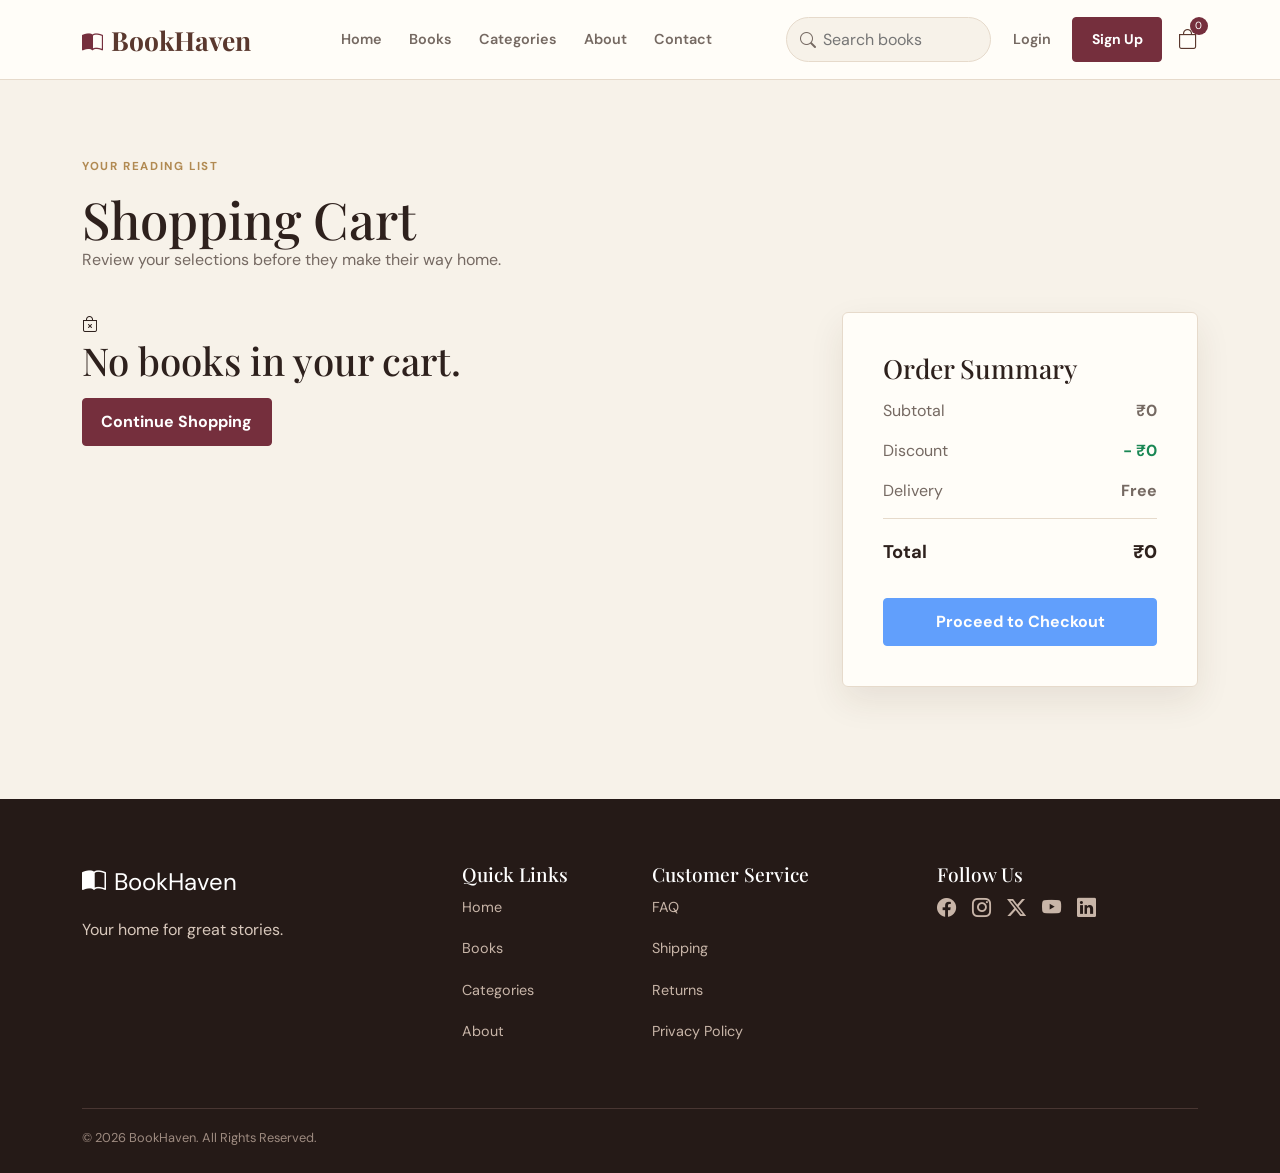
<file: cart.html>
<!doctype html>
<html lang="en">
  <head>
    <meta charset="UTF-8" />
    <meta name="viewport" content="width=device-width, initial-scale=1" />
    <title>Your Cart | BookHaven</title>
    <link rel="preconnect" href="https://fonts.googleapis.com" />
    <link rel="preconnect" href="https://fonts.gstatic.com" crossorigin />
    <link
      href="https://fonts.googleapis.com/css2?family=DM+Sans:wght@400;500;600;700&family=Playfair+Display:wght@500;600;700&display=swap"
      rel="stylesheet"
    />
    <link
      href="https://cdn.jsdelivr.net/npm/bootstrap@5.3.3/dist/css/bootstrap.min.css"
      rel="stylesheet"
    />
    <link
      href="https://cdn.jsdelivr.net/npm/bootstrap-icons@1.11.3/font/bootstrap-icons.css"
      rel="stylesheet"
    />
    <link rel="stylesheet" href="css/style.css" />
  </head>
  <body>
    <div id="site-header"></div>
    <main class="page-shell">
      <div class="container">
        <div class="page-intro">
          <span class="eyebrow">Your reading list</span>
          <h1>Shopping Cart</h1>
          <p>Review your selections before they make their way home.</p>
        </div>
        <div class="row g-4">
          <div class="col-lg-8"><div id="cart-items"></div></div>
          <div class="col-lg-4">
            <aside id="cart-summary" class="summary-card"></aside>
          </div>
        </div>
      </div>
    </main>
    <div id="site-footer"></div>
    <script src="https://cdn.jsdelivr.net/npm/bootstrap@5.3.3/dist/js/bootstrap.bundle.min.js"></script>
    <script src="js/books.js"></script>
    <script src="js/main.js"></script>
    <script src="js/cart.js"></script>
  </body>
</html>
</file>
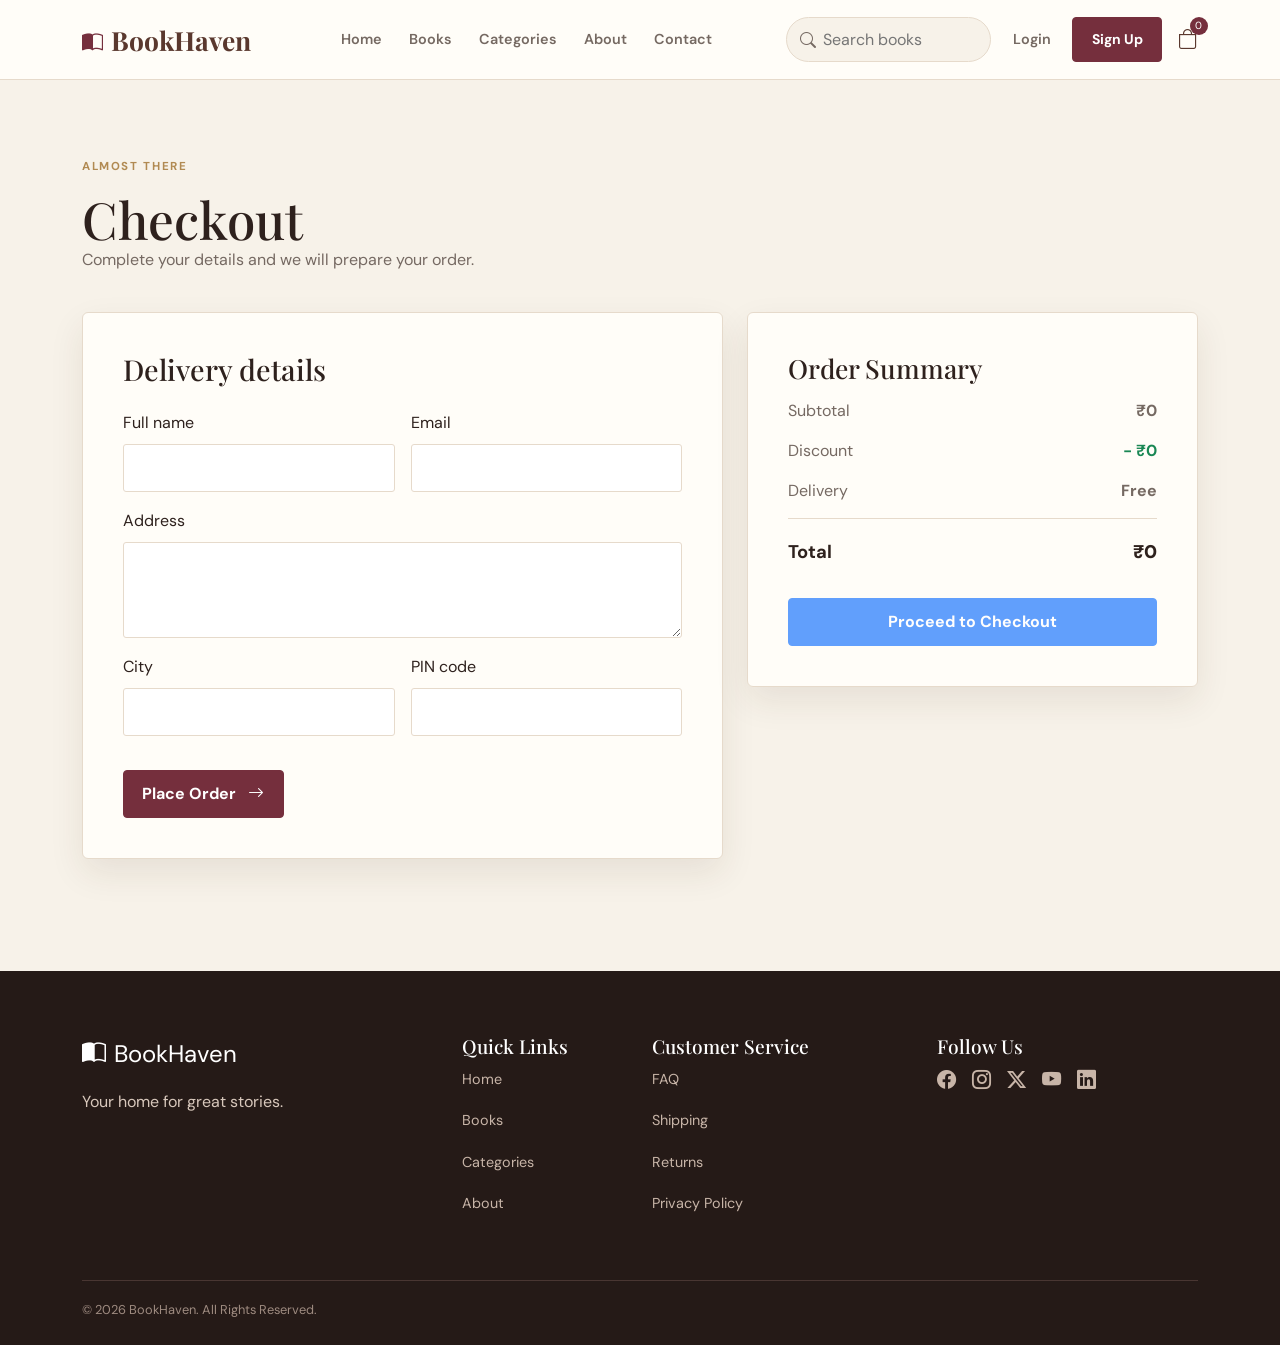
<file: checkout.html>
<!doctype html>
<html lang="en">
  <head>
    <meta charset="UTF-8" />
    <meta name="viewport" content="width=device-width, initial-scale=1" />
    <title>Checkout | BookHaven</title>
    <link rel="preconnect" href="https://fonts.googleapis.com" />
    <link rel="preconnect" href="https://fonts.gstatic.com" crossorigin />
    <link
      href="https://fonts.googleapis.com/css2?family=DM+Sans:wght@400;500;600;700&family=Playfair+Display:wght@500;600;700&display=swap"
      rel="stylesheet"
    />
    <link
      href="https://cdn.jsdelivr.net/npm/bootstrap@5.3.3/dist/css/bootstrap.min.css"
      rel="stylesheet"
    />
    <link
      href="https://cdn.jsdelivr.net/npm/bootstrap-icons@1.11.3/font/bootstrap-icons.css"
      rel="stylesheet"
    />
    <link rel="stylesheet" href="css/style.css" />
  </head>
  <body>
    <div id="site-header"></div>
    <main class="page-shell">
      <div class="container">
        <div class="page-intro">
          <span class="eyebrow">Almost there</span>
          <h1>Checkout</h1>
          <p>Complete your details and we will prepare your order.</p>
        </div>
        <div class="row g-4">
          <div class="col-lg-7">
            <form id="checkout-form" class="checkout-card">
              <h2>Delivery details</h2>
              <div class="row g-3">
                <div class="col-md-6">
                  <label class="form-label" for="checkout-name">Full name</label
                  ><input id="checkout-name" class="form-control" required />
                </div>
                <div class="col-md-6">
                  <label class="form-label" for="checkout-email">Email</label
                  ><input
                    id="checkout-email"
                    type="email"
                    class="form-control"
                    required
                  />
                </div>
                <div class="col-12">
                  <label class="form-label" for="checkout-address"
                    >Address</label
                  ><textarea
                    id="checkout-address"
                    class="form-control"
                    rows="3"
                    required
                  ></textarea>
                </div>
                <div class="col-md-6">
                  <label class="form-label" for="checkout-city">City</label
                  ><input id="checkout-city" class="form-control" required />
                </div>
                <div class="col-md-6">
                  <label class="form-label" for="checkout-pin">PIN code</label
                  ><input
                    id="checkout-pin"
                    class="form-control"
                    inputmode="numeric"
                    required
                  />
                </div>
              </div>
              <div id="checkout-message" class="form-message"></div>
              <button class="btn btn-primary mt-4" type="submit">
                Place Order <i class="bi bi-arrow-right ms-2"></i>
              </button>
            </form>
          </div>
          <div class="col-lg-5">
            <aside id="checkout-summary" class="summary-card"></aside>
          </div>
        </div>
      </div>
    </main>
    <div id="site-footer"></div>
    <script src="https://cdn.jsdelivr.net/npm/bootstrap@5.3.3/dist/js/bootstrap.bundle.min.js"></script>
    <script src="js/books.js"></script>
    <script src="js/main.js"></script>
    <script src="js/cart.js"></script>
  </body>
</html>
</file>
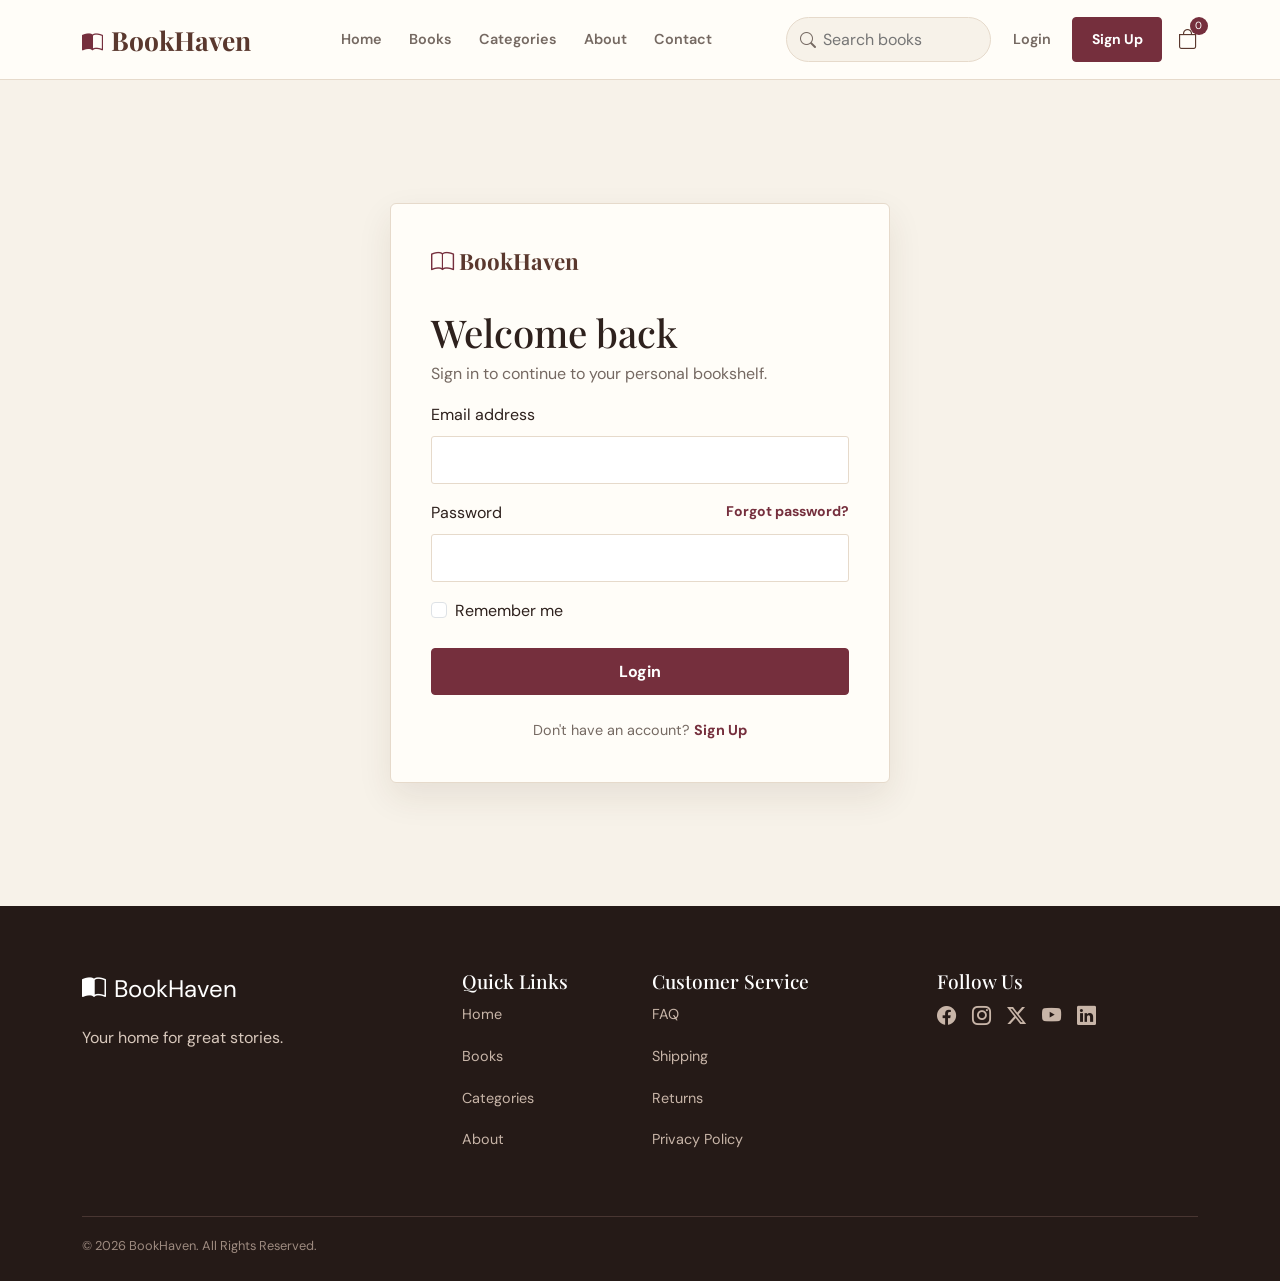
<file: login.html>
<!doctype html>
<html lang="en">
  <head>
    <meta charset="UTF-8" />
    <meta name="viewport" content="width=device-width, initial-scale=1" />
    <title>Login | BookHaven</title>
    <link rel="preconnect" href="https://fonts.googleapis.com" />
    <link rel="preconnect" href="https://fonts.gstatic.com" crossorigin />
    <link
      href="https://fonts.googleapis.com/css2?family=DM+Sans:wght@400;500;600;700&family=Playfair+Display:wght@500;600;700&display=swap"
      rel="stylesheet"
    />
    <link
      href="https://cdn.jsdelivr.net/npm/bootstrap@5.3.3/dist/css/bootstrap.min.css"
      rel="stylesheet"
    />
    <link
      href="https://cdn.jsdelivr.net/npm/bootstrap-icons@1.11.3/font/bootstrap-icons.css"
      rel="stylesheet"
    />
    <link rel="stylesheet" href="css/style.css" />
  </head>
  <body>
    <div id="site-header"></div>
    <main class="auth-page">
      <div class="auth-card">
        <div class="auth-mark">
          <i class="bi bi-book"></i><span>BookHaven</span>
        </div>
        <h1>Welcome back</h1>
        <p class="muted">Sign in to continue to your personal bookshelf.</p>
        <form id="login-form" novalidate>
          <div class="mb-3">
            <label for="login-email" class="form-label">Email address</label
            ><input
              id="login-email"
              type="email"
              class="form-control"
              required
            />
            <div class="invalid-feedback">
              Please enter a valid email address.
            </div>
          </div>
          <div class="mb-3">
            <div class="d-flex justify-content-between">
              <label for="login-password" class="form-label">Password</label
              ><a href="#" class="small text-link">Forgot password?</a>
            </div>
            <input
              id="login-password"
              type="password"
              class="form-control"
              required
            />
            <div class="invalid-feedback">Please enter your password.</div>
          </div>
          <div class="form-check mb-4">
            <input
              id="remember-me"
              class="form-check-input"
              type="checkbox"
            /><label class="form-check-label" for="remember-me"
              >Remember me</label
            >
          </div>
          <div id="login-message" class="form-message"></div>
          <button class="btn btn-primary w-100" type="submit">Login</button>
        </form>
        <p class="auth-switch">
          Don't have an account?
          <a class="text-link" href="signup.html">Sign Up</a>
        </p>
      </div>
    </main>
    <div id="site-footer"></div>
    <script src="https://cdn.jsdelivr.net/npm/bootstrap@5.3.3/dist/js/bootstrap.bundle.min.js"></script>
    <script src="js/main.js"></script>
    <script src="js/auth.js"></script>
  </body>
</html>
</file>
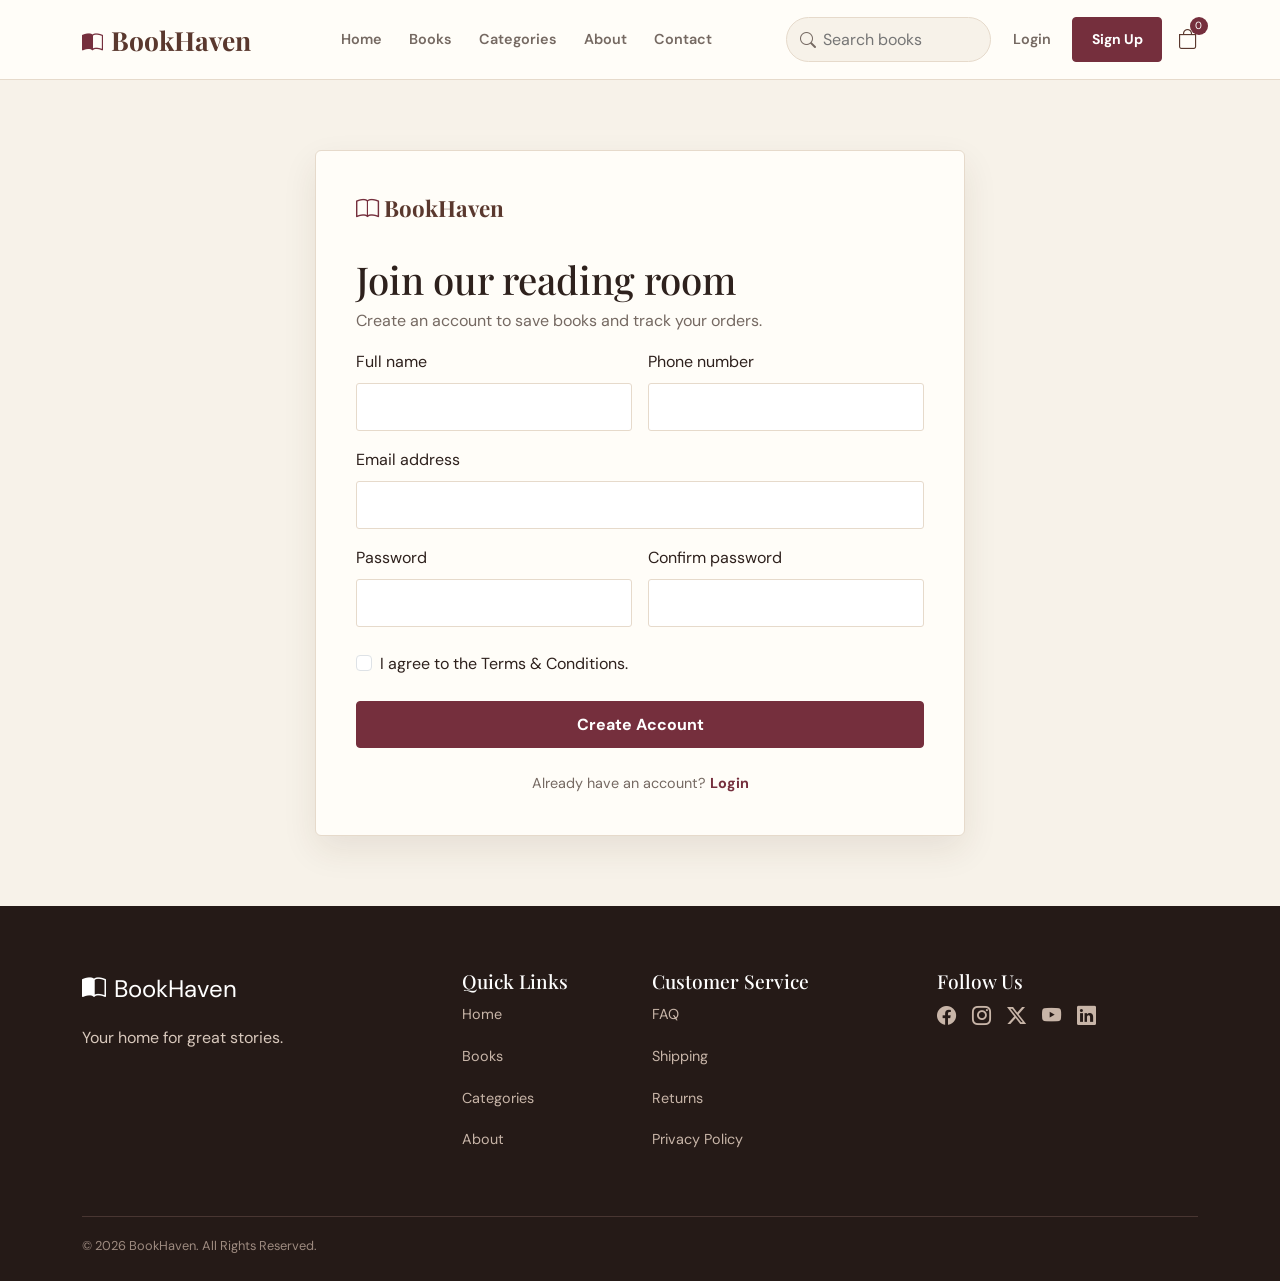
<file: signup.html>
<!doctype html>
<html lang="en">
  <head>
    <meta charset="UTF-8" />
    <meta name="viewport" content="width=device-width, initial-scale=1" />
    <title>Sign Up | BookHaven</title>
    <link rel="preconnect" href="https://fonts.googleapis.com" />
    <link rel="preconnect" href="https://fonts.gstatic.com" crossorigin />
    <link
      href="https://fonts.googleapis.com/css2?family=DM+Sans:wght@400;500;600;700&family=Playfair+Display:wght@500;600;700&display=swap"
      rel="stylesheet"
    />
    <link
      href="https://cdn.jsdelivr.net/npm/bootstrap@5.3.3/dist/css/bootstrap.min.css"
      rel="stylesheet"
    />
    <link
      href="https://cdn.jsdelivr.net/npm/bootstrap-icons@1.11.3/font/bootstrap-icons.css"
      rel="stylesheet"
    />
    <link rel="stylesheet" href="css/style.css" />
  </head>
  <body>
    <div id="site-header"></div>
    <main class="auth-page">
      <div class="auth-card auth-card-wide">
        <div class="auth-mark">
          <i class="bi bi-book"></i><span>BookHaven</span>
        </div>
        <h1>Join our reading room</h1>
        <p class="muted">
          Create an account to save books and track your orders.
        </p>
        <form id="signup-form" novalidate>
          <div class="row g-3">
            <div class="col-md-6">
              <label for="signup-name" class="form-label">Full name</label
              ><input id="signup-name" class="form-control" required />
            </div>
            <div class="col-md-6">
              <label for="signup-phone" class="form-label">Phone number</label
              ><input
                id="signup-phone"
                type="tel"
                class="form-control"
                required
              />
            </div>
            <div class="col-12">
              <label for="signup-email" class="form-label">Email address</label
              ><input
                id="signup-email"
                type="email"
                class="form-control"
                required
              />
            </div>
            <div class="col-md-6">
              <label for="signup-password" class="form-label">Password</label
              ><input
                id="signup-password"
                type="password"
                class="form-control"
                minlength="6"
                required
              />
            </div>
            <div class="col-md-6">
              <label for="signup-confirm" class="form-label"
                >Confirm password</label
              ><input
                id="signup-confirm"
                type="password"
                class="form-control"
                required
              />
            </div>
          </div>
          <div class="form-check my-4">
            <input
              id="terms"
              class="form-check-input"
              type="checkbox"
              required
            /><label class="form-check-label" for="terms"
              >I agree to the Terms &amp; Conditions.</label
            >
          </div>
          <div id="signup-message" class="form-message"></div>
          <button class="btn btn-primary w-100" type="submit">
            Create Account
          </button>
        </form>
        <p class="auth-switch">
          Already have an account?
          <a class="text-link" href="login.html">Login</a>
        </p>
      </div>
    </main>
    <div id="site-footer"></div>
    <script src="https://cdn.jsdelivr.net/npm/bootstrap@5.3.3/dist/js/bootstrap.bundle.min.js"></script>
    <script src="js/main.js"></script>
    <script src="js/auth.js"></script>
  </body>
</html>
</file>
<file: css/style.css>
:root {
  --cream: #f7f2e9;
  --paper: #fffdf8;
  --ink: #2e211d;
  --muted: #756962;
  --brown: #5a382e;
  --burgundy: #752f3d;
  --gold: #b18a52;
  --line: #e6dacb;
  --shadow: 0 14px 35px rgba(65, 40, 26, 0.09);
}
* {
  box-sizing: border-box;
}
body {
  margin: 0;
  background: var(--cream);
  color: var(--ink);
  font-family: "DM Sans", sans-serif;
  line-height: 1.6;
}
h1,
h2,
h3,
h4,
.brand,
.auth-mark {
  font-family: "Playfair Display", serif;
}
h1 {
  font-size: clamp(2.8rem, 5vw, 5rem);
  line-height: 1.05;
  letter-spacing: 0;
}
h2 {
  font-size: clamp(2rem, 3vw, 3rem);
  line-height: 1.15;
}
h3 {
  line-height: 1.2;
}
.navbar {
  background: var(--paper);
  border-bottom: 1px solid var(--line);
  padding: 0.85rem 0;
}
.brand {
  font-size: 1.65rem;
  color: var(--brown);
  font-weight: 700;
}
.brand i {
  color: var(--burgundy);
  font-size: 1.3rem;
}
.nav-link {
  color: var(--muted);
  font-weight: 600;
  font-size: 0.9rem;
  margin: 0 0.35rem;
}
.nav-link:hover,
.nav-link.active {
  color: var(--burgundy);
}
.nav-search {
  position: relative;
}
.nav-search input {
  background: var(--cream);
  border: 1px solid var(--line);
  border-radius: 30px;
  padding: 0.55rem 1rem 0.55rem 2.25rem;
  width: 205px;
}
.nav-search i {
  position: absolute;
  left: 0.85rem;
  top: 0.7rem;
  color: var(--muted);
}
.cart-link {
  font-size: 1.25rem;
  position: relative;
  color: var(--brown);
}
.cart-count {
  position: absolute;
  top: -0.4rem;
  right: -0.6rem;
  background: var(--burgundy);
  color: #fff;
  border-radius: 50%;
  font-size: 0.65rem;
  min-width: 18px;
  height: 18px;
  text-align: center;
  line-height: 18px;
}
.btn {
  border-radius: 4px;
  font-weight: 700;
  padding: 0.68rem 1.15rem;
}
.btn-primary {
  background: var(--burgundy);
  border-color: var(--burgundy);
}
.btn-primary:hover {
  background: #5c2531;
  border-color: #5c2531;
}
.btn-outline-light {
  border-color: rgba(255, 255, 255, 0.7);
  color: #fff;
}
.btn-outline-light:hover {
  background: #fff;
  color: var(--brown);
}
.btn-outline-primary {
  color: var(--burgundy);
  border-color: var(--burgundy);
}
.btn-outline-primary:hover {
  background: var(--burgundy);
  border-color: var(--burgundy);
}
.hero-section {
  background: var(--brown);
  color: #fff;
  min-height: 620px;
  display: flex;
  align-items: center;
  overflow: hidden;
}
.hero-section .lead {
  color: #eadfd3;
  max-width: 550px;
  font-size: 1.15rem;
}
.eyebrow {
  text-transform: uppercase;
  letter-spacing: 0.14em;
  font-size: 0.72rem;
  font-weight: 700;
  color: var(--gold);
  display: inline-block;
  margin-bottom: 1rem;
}
.hero-art {
  height: 480px;
  overflow: hidden;
  border: 12px solid rgba(255, 255, 255, 0.12);
  box-shadow: var(--shadow);
  transform: rotate(2deg);
}
.hero-art img {
  width: 100%;
  height: 100%;
  object-fit: cover;
}
.hero-note {
  display: flex;
  gap: 0.65rem;
  align-items: center;
  color: #e3d5c8;
  font-size: 0.9rem;
}
.hero-note i {
  color: var(--gold);
}
.section-space {
  padding: 6rem 0;
}
.section-heading {
  margin-bottom: 2rem;
}
.section-heading h2 {
  margin: 0;
}
.search-panel {
  position: relative;
}
.search-panel i {
  position: absolute;
  top: 0.75rem;
  left: 1rem;
  color: var(--muted);
}
.search-panel input {
  width: 290px;
  border: 1px solid var(--line);
  background: var(--paper);
  padding: 0.7rem 1rem 0.7rem 2.5rem;
  border-radius: 3px;
}
.book-card {
  height: 100%;
  background: var(--paper);
  border: 1px solid var(--line);
  border-radius: 6px;
  overflow: hidden;
  box-shadow: 0 4px 14px rgba(65, 40, 26, 0.04);
  transition:
    transform 0.25s ease,
    box-shadow 0.25s ease;
}
.book-card:hover {
  transform: translateY(-6px);
  box-shadow: var(--shadow);
}
.book-cover {
  height: 265px;
  width: 100%;
  object-fit: cover;
}
.book-card .card-body {
  padding: 1.25rem;
}
.book-card h3 {
  font-size: 1.25rem;
  margin-bottom: 0.35rem;
}
.book-author {
  font-size: 0.88rem;
  color: var(--muted);
}
.rating {
  color: var(--gold);
  font-size: 0.8rem;
}
.price {
  font-weight: 700;
  color: var(--burgundy);
  font-size: 1.2rem;
}
.old-price {
  text-decoration: line-through;
  color: #a99d94;
  font-size: 0.85rem;
  margin-left: 0.35rem;
  font-weight: 400;
}
.card-actions {
  display: flex;
  gap: 0.5rem;
  margin-top: 1rem;
}
.card-actions .btn {
  font-size: 0.78rem;
  padding: 0.55rem 0.65rem;
  flex: 1;
}
.categories-band {
  background: #eee4d6;
  border-top: 1px solid var(--line);
  border-bottom: 1px solid var(--line);
}
.category-card {
  background: var(--paper);
  border: 1px solid var(--line);
  padding: 1.3rem;
  text-align: center;
  color: var(--brown);
  height: 100%;
  transition: all 0.2s;
}
.category-card:hover {
  background: var(--burgundy);
  color: #fff;
  transform: translateY(-4px);
}
.category-card i {
  font-size: 1.7rem;
  color: var(--gold);
  display: block;
  margin-bottom: 0.5rem;
}
.category-card span {
  font-weight: 700;
  font-size: 0.9rem;
}
.about-panel {
  background: var(--burgundy);
  color: #fff;
  padding: 3rem;
}
.about-panel p {
  color: #ead9d0;
}
.text-link {
  color: var(--burgundy);
  font-weight: 700;
  text-decoration: none;
}
.about-panel .text-link {
  color: #f1cf92;
}
.feature-card {
  background: var(--paper);
  border: 1px solid var(--line);
  padding: 1.6rem;
  height: 100%;
}
.feature-card i {
  font-size: 1.65rem;
  color: var(--burgundy);
}
.feature-card h3 {
  font-size: 1.25rem;
  margin: 0.8rem 0 0.35rem;
}
.feature-card p {
  color: var(--muted);
  font-size: 0.9rem;
  margin: 0;
}
.newsletter-section {
  background: var(--brown);
  color: #fff;
  padding: 4rem 0;
}
.newsletter-section p {
  color: #e6d9cd;
}
.newsletter-form .form-control {
  border: 0;
  padding: 0.8rem 1rem;
}
.form-message {
  font-size: 0.85rem;
  margin-top: 0.6rem;
}
.newsletter-form .form-message {
  color: #f1cf92;
}
.site-footer {
  background: #251a17;
  color: #d8c8bc;
  padding: 4rem 0 1.5rem;
}
.site-footer h3 {
  color: #fff;
  font-size: 1.2rem;
}
.site-footer a {
  color: #c8b5a8;
  text-decoration: none;
  font-size: 0.9rem;
}
.site-footer a:hover {
  color: #f1cf92;
}
.footer-brand {
  color: #fff;
  font-size: 1.5rem;
}
.footer-bottom {
  border-top: 1px solid #493632;
  margin-top: 3rem;
  padding-top: 1.2rem;
  font-size: 0.8rem;
  color: #9e8b80;
}
.social-links a {
  font-size: 1.2rem;
  margin-right: 1rem;
}
.page-shell {
  padding: 4.5rem 0 7rem;
  min-height: 70vh;
}
.page-intro {
  margin-bottom: 2.5rem;
}
.page-intro h1 {
  font-size: 3.2rem;
  margin: 0;
}
.page-intro p,
.muted {
  color: var(--muted);
}
.auth-page {
  min-height: calc(100vh - 74px);
  display: flex;
  align-items: center;
  justify-content: center;
  padding: 4rem 1rem;
}
.auth-card,
.checkout-card,
.summary-card {
  background: var(--paper);
  border: 1px solid var(--line);
  box-shadow: var(--shadow);
  padding: 2.5rem;
  border-radius: 6px;
}
.auth-card {
  width: 100%;
  max-width: 500px;
}
.auth-card-wide {
  max-width: 650px;
}
.auth-mark {
  color: var(--brown);
  font-size: 1.4rem;
  font-weight: 700;
  margin-bottom: 2rem;
}
.auth-mark i {
  color: var(--burgundy);
  margin-right: 0.4rem;
}
.auth-card h1 {
  font-size: 2.4rem;
}
.auth-switch {
  text-align: center;
  margin: 1.5rem 0 0;
  color: var(--muted);
  font-size: 0.9rem;
}
.form-control {
  background: #fff;
  border-color: var(--line);
  border-radius: 3px;
  padding: 0.7rem;
}
.form-control:focus {
  border-color: var(--gold);
  box-shadow: 0 0 0 0.2rem rgba(177, 138, 82, 0.15);
}
.detail-cover {
  width: 100%;
  max-height: 560px;
  object-fit: cover;
  box-shadow: var(--shadow);
}
.detail-content h1 {
  font-size: 3.5rem;
}
.detail-content .description {
  color: var(--muted);
  font-size: 1.05rem;
}
.quantity-control {
  display: flex;
  align-items: center;
  border: 1px solid var(--line);
  width: max-content;
}
.quantity-control button {
  background: transparent;
  border: 0;
  width: 38px;
  height: 38px;
  color: var(--burgundy);
  font-size: 1.2rem;
}
.quantity-control span {
  width: 35px;
  text-align: center;
  font-weight: 700;
}
.detail-tabs {
  margin-top: 4rem;
}
.nav-tabs {
  border-color: var(--line);
}
.nav-tabs .nav-link {
  border: 0;
  border-bottom: 2px solid transparent;
  border-radius: 0;
  margin: 0;
  padding-left: 0;
  margin-right: 2rem;
}
.nav-tabs .nav-link.active {
  background: none;
  color: var(--burgundy);
  border-bottom-color: var(--burgundy);
}
.tab-content {
  padding: 2rem 0;
  color: var(--muted);
}
.summary-card {
  position: sticky;
  top: 1.5rem;
}
.summary-card h2 {
  font-size: 1.65rem;
}
.summary-line {
  display: flex;
  justify-content: space-between;
  color: var(--muted);
  margin: 0.9rem 0;
}
.summary-total {
  border-top: 1px solid var(--line);
  padding-top: 1.2rem;
  font-weight: 700;
  color: var(--ink);
  font-size: 1.15rem;
}
.cart-item {
  background: var(--paper);
  border: 1px solid var(--line);
  padding: 1rem;
  margin-bottom: 1rem;
  display: flex;
  gap: 1rem;
  align-items: center;
}
.cart-item img {
  width: 85px;
  height: 110px;
  object-fit: cover;
}
.cart-item h3 {
  font-size: 1.1rem;
}
.cart-item-details {
  flex: 1;
}
.cart-controls {
  display: flex;
  align-items: center;
  border: 1px solid var(--line);
  width: max-content;
}
.cart-controls button {
  border: 0;
  background: none;
  width: 30px;
  height: 30px;
}
.cart-controls span {
  width: 25px;
  text-align: center;
}
.remove-btn {
  border: 0;
  background: none;
  color: #9a6b65;
}
.checkout-card h2 {
  font-size: 1.8rem;
  margin-bottom: 1.5rem;
}
@media (max-width: 991px) {
  .nav-search {
    margin: 1rem 0;
  }
  .nav-search input {
    width: 100%;
  }
  .hero-section {
    min-height: auto;
  }
  .hero-art {
    height: 380px;
  }
  .section-space {
    padding: 4rem 0;
  }
  .detail-content h1 {
    font-size: 2.7rem;
  }
}
@media (max-width: 575px) {
  .hero-section h1 {
    font-size: 2.8rem;
  }
  .hero-art {
    height: 300px;
    border-width: 7px;
  }
  .search-panel,
  .search-panel input {
    width: 100%;
  }
  .auth-card,
  .checkout-card,
  .summary-card {
    padding: 1.5rem;
  }
  .page-intro h1 {
    font-size: 2.5rem;
  }
  .cart-item {
    align-items: flex-start;
    flex-wrap: wrap;
  }
  .cart-item .item-total {
    margin-left: 101px;
  }
  .cart-item img {
    width: 72px;
    height: 95px;
  }
  .card-actions {
    flex-wrap: wrap;
  }
  .card-actions .btn {
    flex-basis: 100%;
  }
}
</file>
